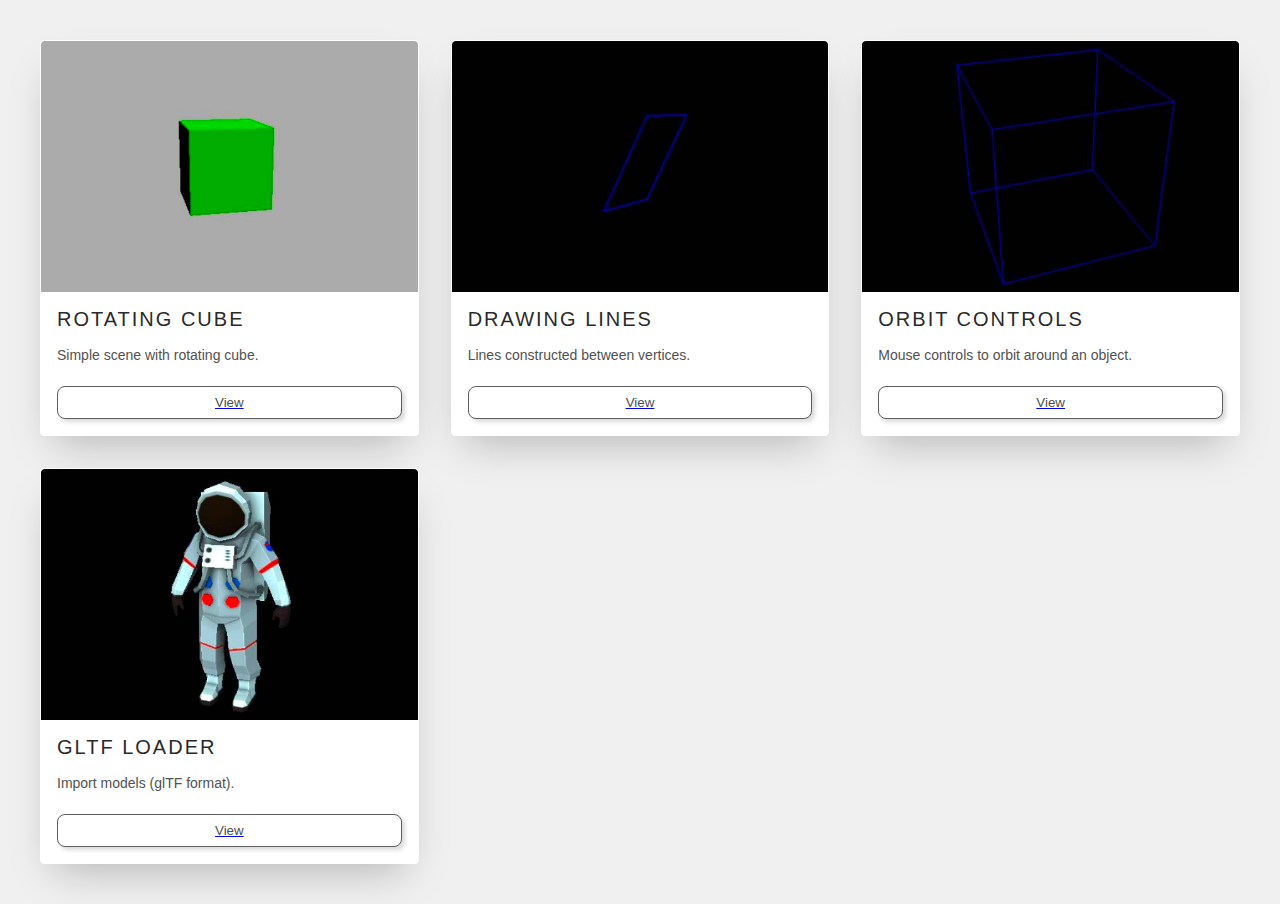
<file: index.html>
<!DOCTYPE html>
<html lang="en">
<head>
    <meta charset="UTF-8">
    <meta name="viewport" content="width=device-width, initial-scale=1.0">
    <title>Three.js Code Snippets - Index</title>
    <link rel="stylesheet" type="text/css" href="CSS/index.css" />
</head>

<body>    

<ul class="cards">
  <li class="cards__item">
    <div class="card">      
      <img src="images/thumbnails/Thumbnail2.jpg" class="card__image" alt="Avatar">     
      <div class="card__content">
        <div class="card__title">Rotating Cube</div>
        <p class="card__text">Simple scene with rotating cube.  </p>
        <a href="001brotatingcube-shaded.html">
          <button class="btn btn--block card__btn">View</button>
        </a>
      </div>
    </div>
  </li>

  <li class="cards__item">
    <div class="card">
      <img src="images/thumbnails/Thumbnail3.jpg" class="card__image" alt="Avatar">
      <div class="card__content">
        <div class="card__title">Drawing Lines</div>
        <p class="card__text">Lines constructed between vertices.</p>
        <a href="002drawinglines.html">
          <button class="btn btn--block card__btn">View</button>
        </a>
      </div>
    </div>
  </li>

  <li class="cards__item">
    <div class="card">
      <img src="images/thumbnails/Thumbnail4.jpg" class="card__image" alt="Avatar">
      <div class="card__content">
        <div class="card__title">Orbit Controls</div>
        <p class="card__text">Mouse controls to orbit around an object.</p>
        <a href="003drawlines-cube-orbit.html">
          <button class="btn btn--block card__btn">View</button>
        </a>
      </div>
    </div>
  </li>
  
  <li class="cards__item">
    <div class="card">
      <img src="images/thumbnails/Thumbnail5.jpg" class="card__image" alt="Avatar">
      <div class="card__content">
        <div class="card__title">glTF Loader</div>
        <p class="card__text">Import models (glTF format).</p>
        <a href="004gltf_loader.html">
          <button class="btn btn--block card__btn">View</button>
        </a>
        
      </div>
    </div>
  </li>
</ul>
    
</body>
</html>
</file>
<file: CSS/index.css>
*,
*::before,
*::after { 
  box-sizing: border-box;
}

html {
  background-color: #f0f0f0;
}

body {
  color: rgb(81, 81, 81);
  font-family: 'Roboto','Helvetica Neue', Helvetica, Arial, sans-serif;
  font-style: normal;
  font-weight: 400;
  letter-spacing: 0;
  padding: 1rem;
}

img {
  height: auto;
  max-width: 100%;
  vertical-align: middle;
}

.btn {
  background-color: white;
  border: 1px solid rgb(94, 94, 94);
  border-radius: 0.5rem;
  color: rgb(78, 78, 78);
  padding: 0.5rem;
  box-shadow: 3px 3px 4px 0px rgba(0, 0, 0, .15);
  /* text-transform: lowercase; */
}

.btn:hover {
  box-shadow: 5px 5px 4px 0px rgba(0, 0, 0, .15);
  border: 1px solid rgb(233, 78, 0);
  cursor: pointer;
}

.btn--block {
  display: block;
  width: 100%;
}
 
.cards {
  display: flex;
  flex-wrap: wrap;
  list-style: none;
  margin: 0;
  padding: 0;
}

.cards__item {
  display: flex;
  padding: 1rem;
  @media(min-width: 40rem) {
    width: 50%;
  }
  @media(min-width: 56rem) {
    width: 33.3333%;
  }
}

.card {
  background-color: white;
  border-radius: 0.25rem;
  box-shadow: 0 20px 40px -14px rgba(0, 0, 0, 0.25);
  display: flex;
  flex-direction: column;
  overflow: hidden;
  border: 1px solid rgb(255, 255, 255);
  &:hover {
    .card__image {
      filter: contrast(100%);
    }   
  }
}

.card:hover {
  /* box-shadow: 0 40px 60px -14px rgba(0, 0, 0, 0.25); */
  /* border: 1px solid orange; */
  /* transition:  1s; */
}

.card__content {
  display: flex;
  flex: 1 1 auto;
  flex-direction: column;
  padding: 1rem;
}

.card__image {
  background-position: center center;
  background-repeat: no-repeat;
  background-size: cover;
  border-top-left-radius: 0.25rem;
  border-top-right-radius: 0.25rem;
  filter: contrast(70%);
  filter: saturate(180%);
  overflow: hidden;
  position: relative;
  transition: filter 0.5s cubic-bezier(.43,.41,.22,.91);;
  &::before {
    content: "";
	  display: block;
    padding-top: 56.25%; /* 16:9 aspect ratio */
  }
  @media(min-width: 40rem) {
    &::before {
      padding-top: 66.6%; /* 3:2 aspect ratio */
    }
  }
}

.card__title {
  color: rgb(42, 42, 42);
  font-size: 1.25rem;
  font-weight: 300;
  letter-spacing: 2px;
  text-transform: uppercase;
}

.card__text {
  flex: 1 1 auto;
  font-size: 0.875rem;
  line-height: 1.5;
  margin-bottom: 1.25rem;
}
</file>
